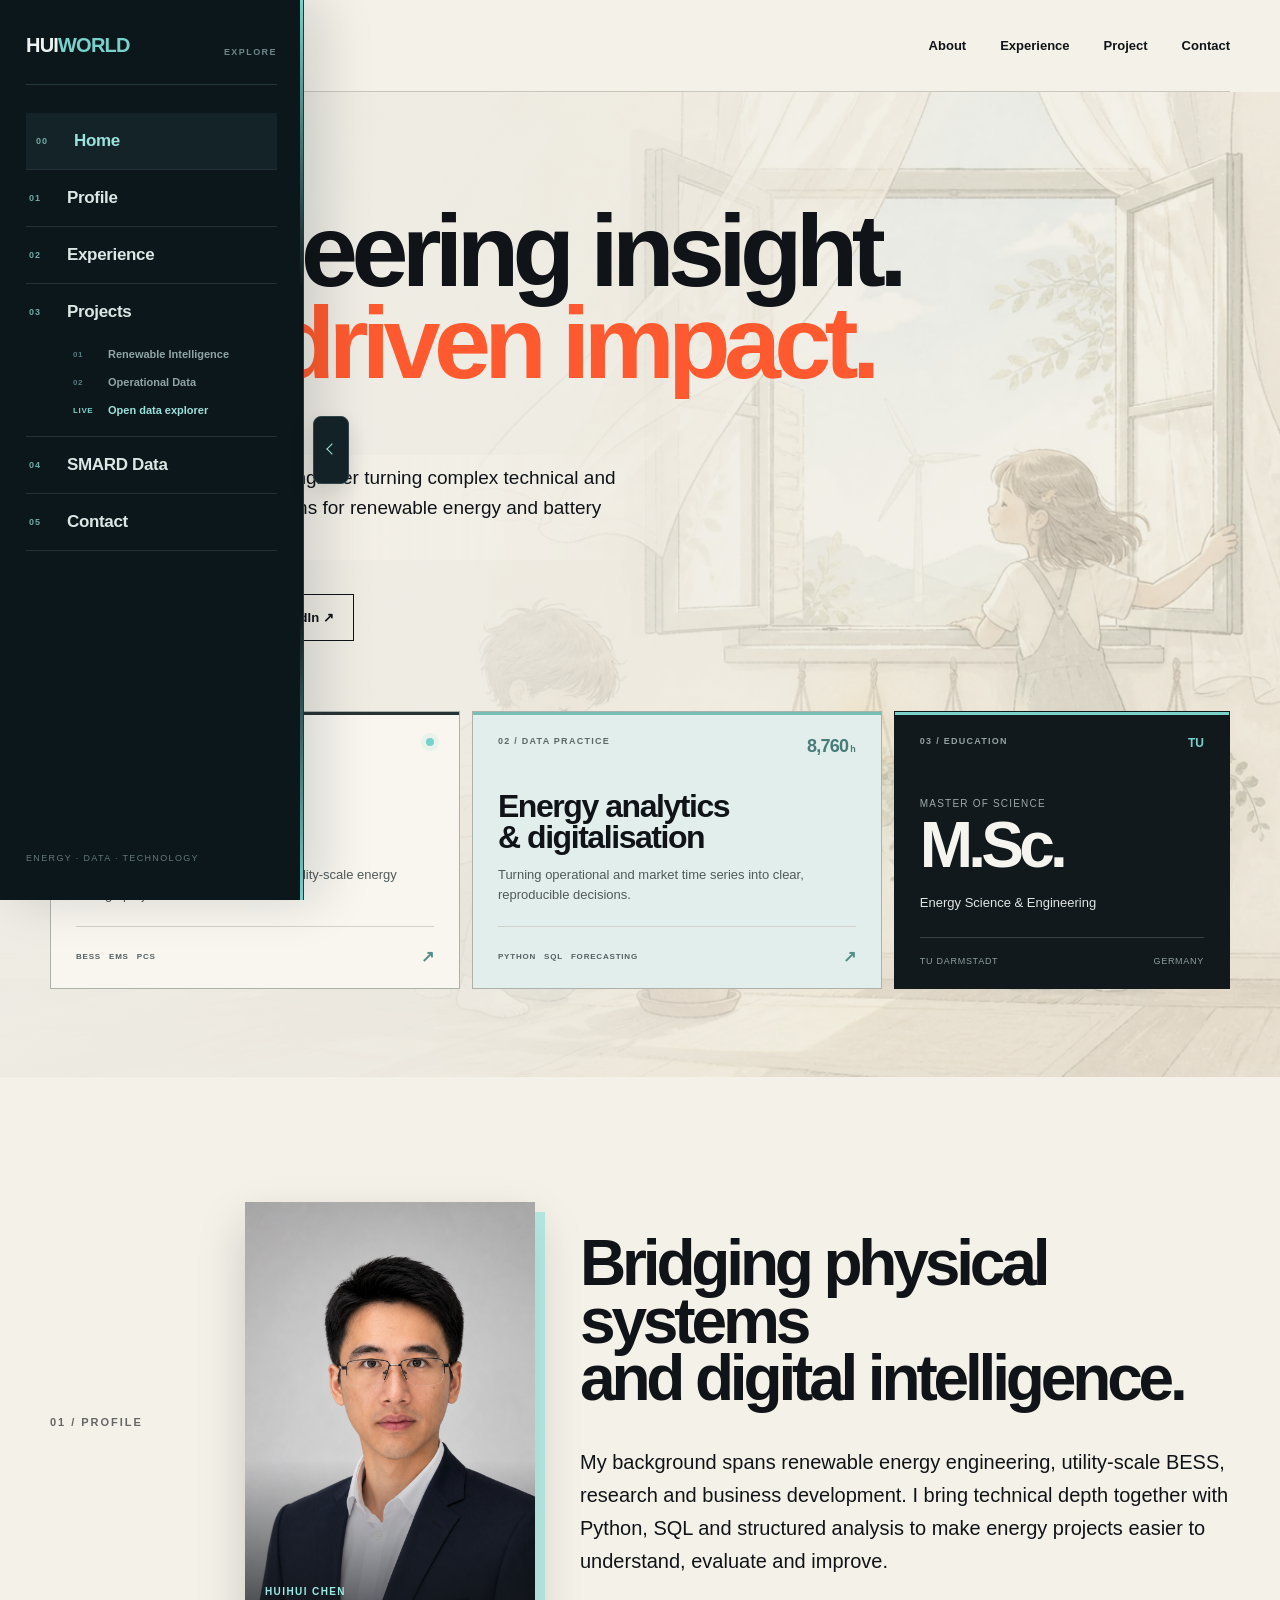
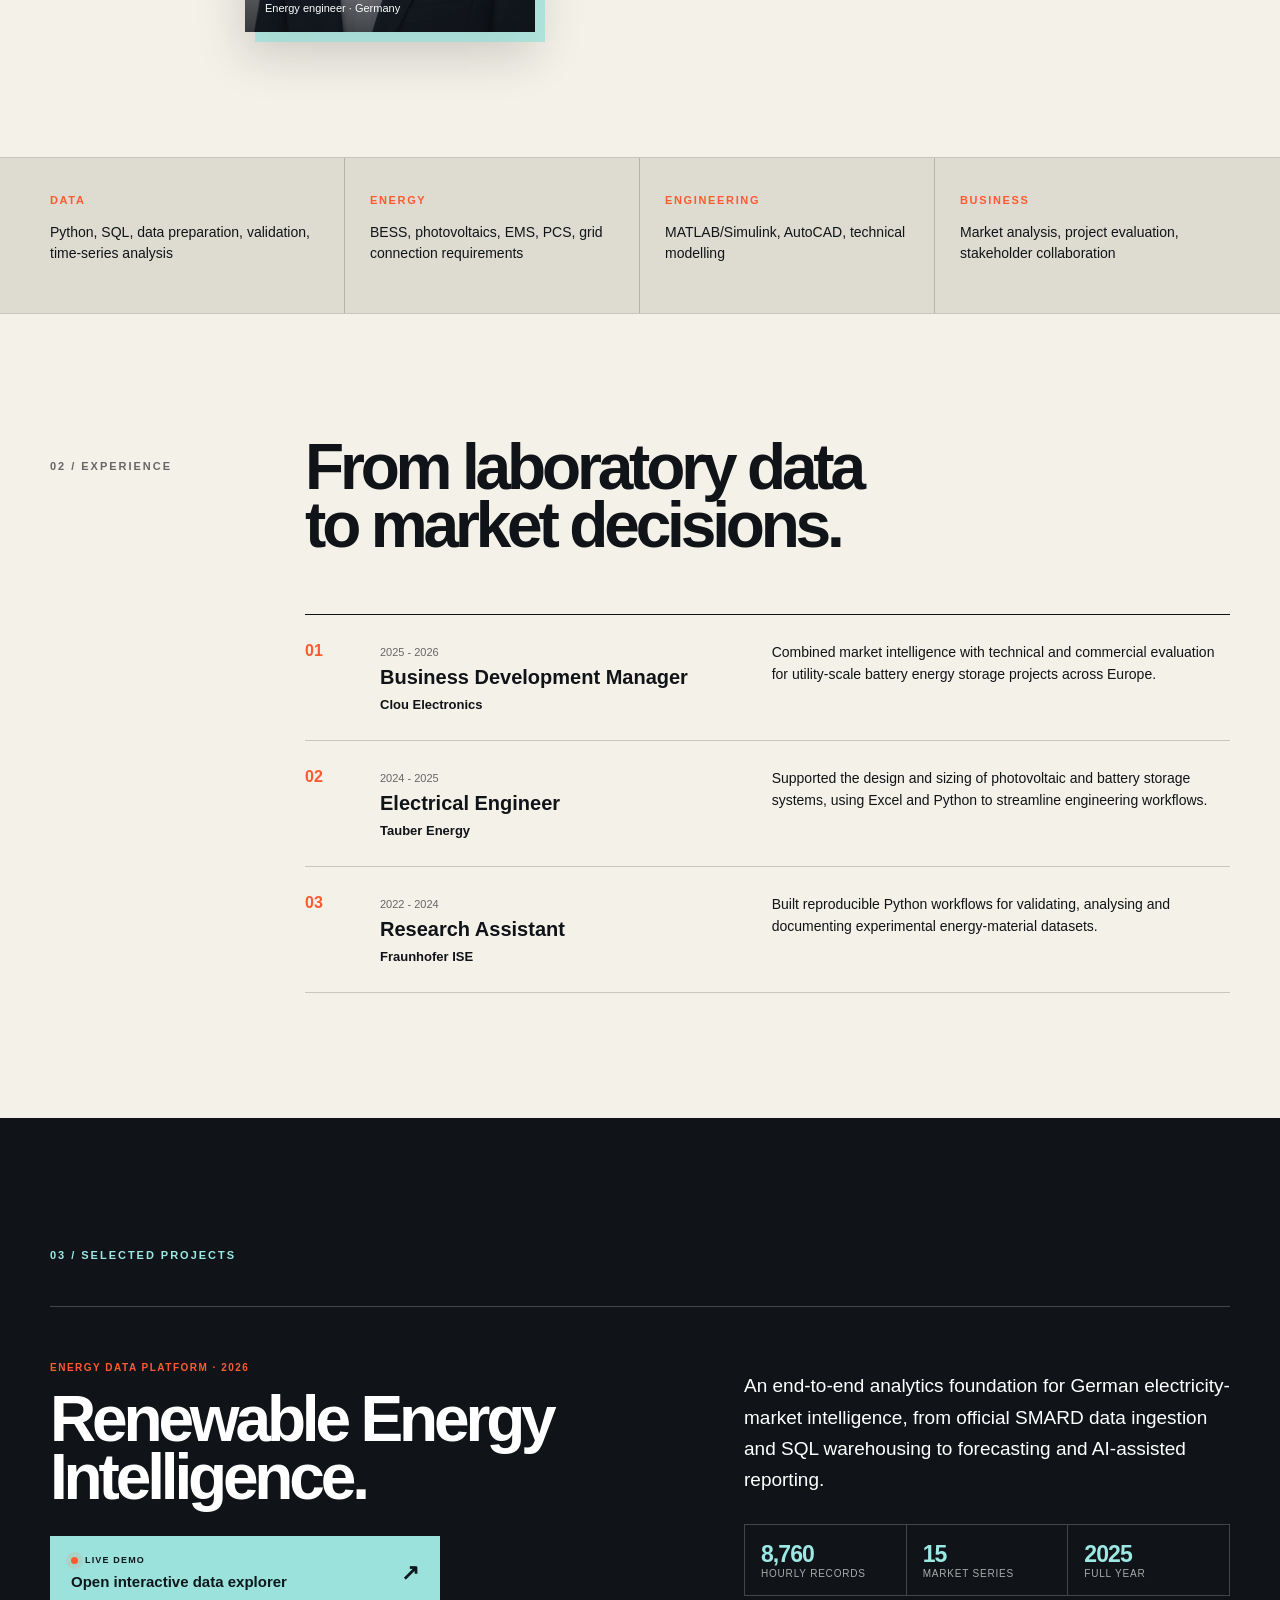
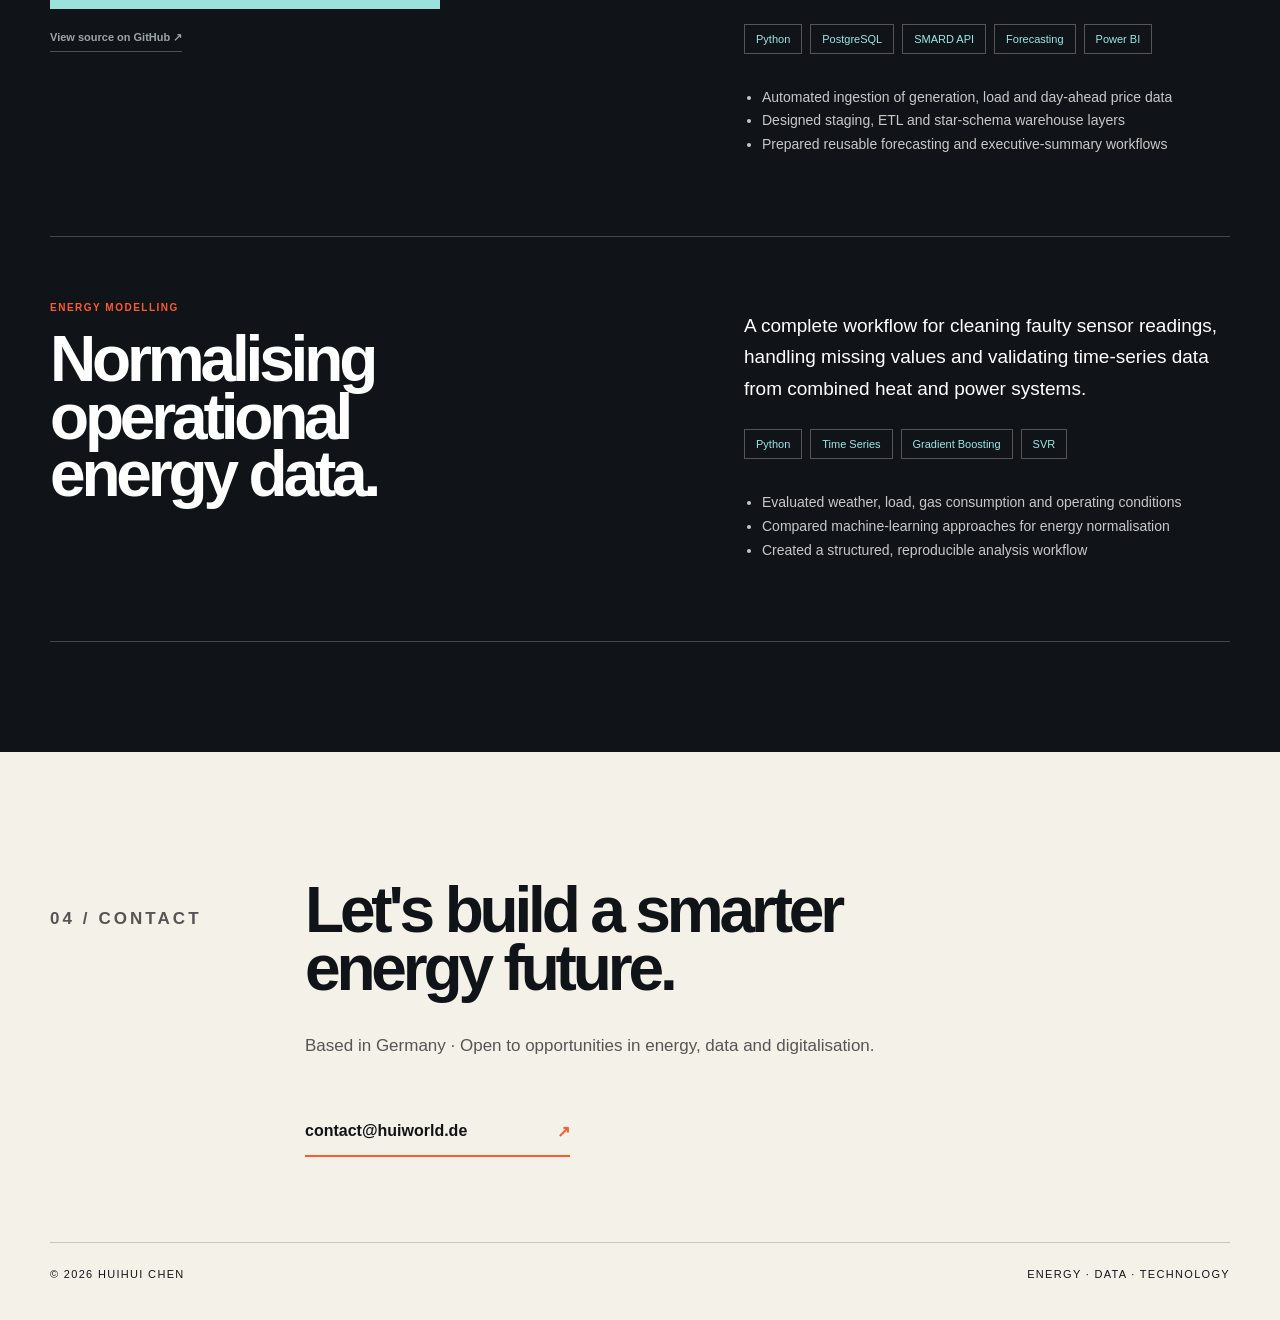
<file: index.html>
<!doctype html>
<html lang="en">
<head>
  <meta charset="utf-8">
  <meta name="viewport" content="width=device-width,initial-scale=1">
  <meta name="description" content="Huihui Chen - Energy engineer working across battery storage, data analytics and digitalisation.">
  <title>HuiWorld | Huihui Chen</title>
  <link rel="preload" as="image" href="assets/hero-children-garden.webp" type="image/webp">
  <link rel="stylesheet" href="styles.css?v=14">
  <link rel="stylesheet" href="portrait.css?v=9">
  <script src="script.js?v=11" defer></script>
</head>
<body>
  <div class="cursor-glow" aria-hidden="true"></div>
  <div class="side-nav-backdrop" data-side-close aria-hidden="true"></div>
  <aside class="side-nav is-open" id="side-nav" aria-label="Main navigation">
    <div class="side-nav-head"><a class="side-brand" href="#top">HUI<span>WORLD</span></a><small>EXPLORE</small></div>
    <nav class="side-links">
      <a href="#top"><span>00</span>Home</a>
      <a href="#about"><span>01</span>Profile</a>
      <a href="#experience"><span>02</span>Experience</a>
      <div class="side-project-group"><a class="side-project-parent" href="#project"><span>03</span>Projects</a><div class="side-project-list"><a href="#renewable-intelligence"><i>01</i>Renewable Intelligence</a><a href="#operational-normalisation"><i>02</i>Operational Data</a><a class="demo-shortcut" href="smard.html"><i>LIVE</i>Open data explorer</a></div></div>
      <a href="smard.html"><span>04</span>SMARD Data</a>
      <a href="mailto:contact@huiworld.de"><span>05</span>Contact</a>
    </nav>
    <p class="side-caption">Energy · Data · Technology</p>
    <button class="side-toggle" type="button" aria-controls="side-nav" aria-expanded="true" aria-label="Close navigation"><span class="nav-chevron" aria-hidden="true"></span></button>
  </aside>
  <nav class="nav shell"><a class="brand" href="#top">HUI<span>WORLD</span></a><div class="navlinks"><a href="#about">About</a><a href="#experience">Experience</a><a href="#project">Project</a><a href="mailto:contact@huiworld.de">Contact</a></div></nav>
  <main>
    <section class="hero shell" id="top">
      <div class="eyebrow"><i></i> Energy systems meet data</div>
      <h1>Engineering insight.<br><em>Data-driven impact.</em></h1>
      <p class="role-line">I work across <strong id="dynamic-role">Battery Intelligence</strong><span class="caret">|</span></p>
      <p class="lede">I'm Huihui Chen, an energy engineer turning complex technical and market data into clear decisions for renewable energy and battery storage projects.</p>
      <div class="actions"><a class="button primary" href="#experience">Explore my work <span>↘</span></a><a class="button secondary" href="https://linkedin.com/in/willi-chen" target="_blank" rel="noreferrer">LinkedIn ↗</a></div>
      <div class="hero-grid">
        <article class="capability-card tilt"><div class="card-top"><small>01 / ENERGY SYSTEMS</small><i class="status-dot"></i></div><h3>Battery systems<br>intelligence</h3><p>Technical and commercial insight for utility-scale energy storage projects.</p><div class="card-footer"><span>BESS</span><span>EMS</span><span>PCS</span><b>↗</b></div></article>
        <article class="capability-card analytics-card tilt"><div class="card-top"><small>02 / DATA PRACTICE</small><span class="data-mark">8,760<em>h</em></span></div><h3>Energy analytics<br>&amp; digitalisation</h3><p>Turning operational and market time series into clear, reproducible decisions.</p><div class="card-footer"><span>PYTHON</span><span>SQL</span><span>FORECASTING</span><b>↗</b></div></article>
        <article class="capability-card education-card tilt"><div class="card-top"><small>03 / EDUCATION</small><span class="degree-year">TU</span></div><div class="degree"><span>Master of Science</span><strong>M.Sc.</strong></div><p>Energy Science &amp; Engineering</p><div class="education-meta"><span>TU Darmstadt</span><span>Germany</span></div></article>
      </div>
    </section>
    <section class="section shell reveal" id="about"><p class="section-no">01 / PROFILE</p><figure class="portrait-card"><img src="assets/huihui-chen.png" alt="Portrait of Huihui Chen"><figcaption><small>HUIHUI CHEN</small><span>Energy engineer · Germany</span></figcaption></figure><div><h2>Bridging physical systems<br>and digital intelligence.</h2><p class="large">My background spans renewable energy engineering, utility-scale BESS, research and business development. I bring technical depth together with Python, SQL and structured analysis to make energy projects easier to understand, evaluate and improve.</p></div></section>
    <section class="skill-band"><div class="shell skill-grid">
      <article class="reveal"><span>Data</span><p>Python, SQL, data preparation, validation, time-series analysis</p></article>
      <article class="reveal"><span>Energy</span><p>BESS, photovoltaics, EMS, PCS, grid connection requirements</p></article>
      <article class="reveal"><span>Engineering</span><p>MATLAB/Simulink, AutoCAD, technical modelling</p></article>
      <article class="reveal"><span>Business</span><p>Market analysis, project evaluation, stakeholder collaboration</p></article>
    </div></section>
    <section class="section shell reveal" id="experience"><p class="section-no">02 / EXPERIENCE</p><div><h2>From laboratory data<br>to market decisions.</h2><div class="timeline">
      <article><span class="index">01</span><div><small>2025 - 2026</small><h3>Business Development Manager</h3><b>Clou Electronics</b></div><p>Combined market intelligence with technical and commercial evaluation for utility-scale battery energy storage projects across Europe.</p></article>
      <article><span class="index">02</span><div><small>2024 - 2025</small><h3>Electrical Engineer</h3><b>Tauber Energy</b></div><p>Supported the design and sizing of photovoltaic and battery storage systems, using Excel and Python to streamline engineering workflows.</p></article>
      <article><span class="index">03</span><div><small>2022 - 2024</small><h3>Research Assistant</h3><b>Fraunhofer ISE</b></div><p>Built reproducible Python workflows for validating, analysing and documenting experimental energy-material datasets.</p></article>
    </div></div></section>
    <section class="project" id="project"><div class="shell reveal"><p class="section-no light">03 / SELECTED PROJECTS</p><div class="project-list">
      <article class="project-entry featured" id="renewable-intelligence"><div class="project-heading"><small>ENERGY DATA PLATFORM · 2026</small><h2>Renewable Energy<br>Intelligence.</h2><a class="live-demo-button" href="smard.html"><span class="live-status"><i></i>LIVE DEMO</span><strong>Open interactive data explorer</strong><b>↗</b></a><a class="source-link" href="https://github.com/acereisen/renewable-energy-intelligence" target="_blank" rel="noreferrer">View source on GitHub ↗</a></div><div class="project-copy"><p>An end-to-end analytics foundation for German electricity-market intelligence, from official SMARD data ingestion and SQL warehousing to forecasting and AI-assisted reporting.</p><div class="project-metrics"><span><strong>8,760</strong>hourly records</span><span><strong>15</strong>market series</span><span><strong>2025</strong>full year</span></div><div class="tags"><span>Python</span><span>PostgreSQL</span><span>SMARD API</span><span>Forecasting</span><span>Power BI</span></div><ul><li>Automated ingestion of generation, load and day-ahead price data</li><li>Designed staging, ETL and star-schema warehouse layers</li><li>Prepared reusable forecasting and executive-summary workflows</li></ul></div></article>
      <article class="project-entry" id="operational-normalisation"><div class="project-heading"><small>ENERGY MODELLING</small><h2>Normalising operational<br>energy data.</h2></div><div class="project-copy"><p>A complete workflow for cleaning faulty sensor readings, handling missing values and validating time-series data from combined heat and power systems.</p><div class="tags"><span>Python</span><span>Time Series</span><span>Gradient Boosting</span><span>SVR</span></div><ul><li>Evaluated weather, load, gas consumption and operating conditions</li><li>Compared machine-learning approaches for energy normalisation</li><li>Created a structured, reproducible analysis workflow</li></ul></div></article>
    </div></div></section>
    <section class="contact shell reveal"><p class="section-no">04 / CONTACT</p><div><h2>Let's build a smarter<br>energy future.</h2><p>Based in Germany · Open to opportunities in energy, data and digitalisation.</p><a class="mail" href="mailto:contact@huiworld.de">contact@huiworld.de <span>↗</span></a></div></section>
  </main>
  <footer class="shell"><span>© 2026 Huihui Chen</span><span>Energy · Data · Technology</span></footer>
</body>
</html>
</file>
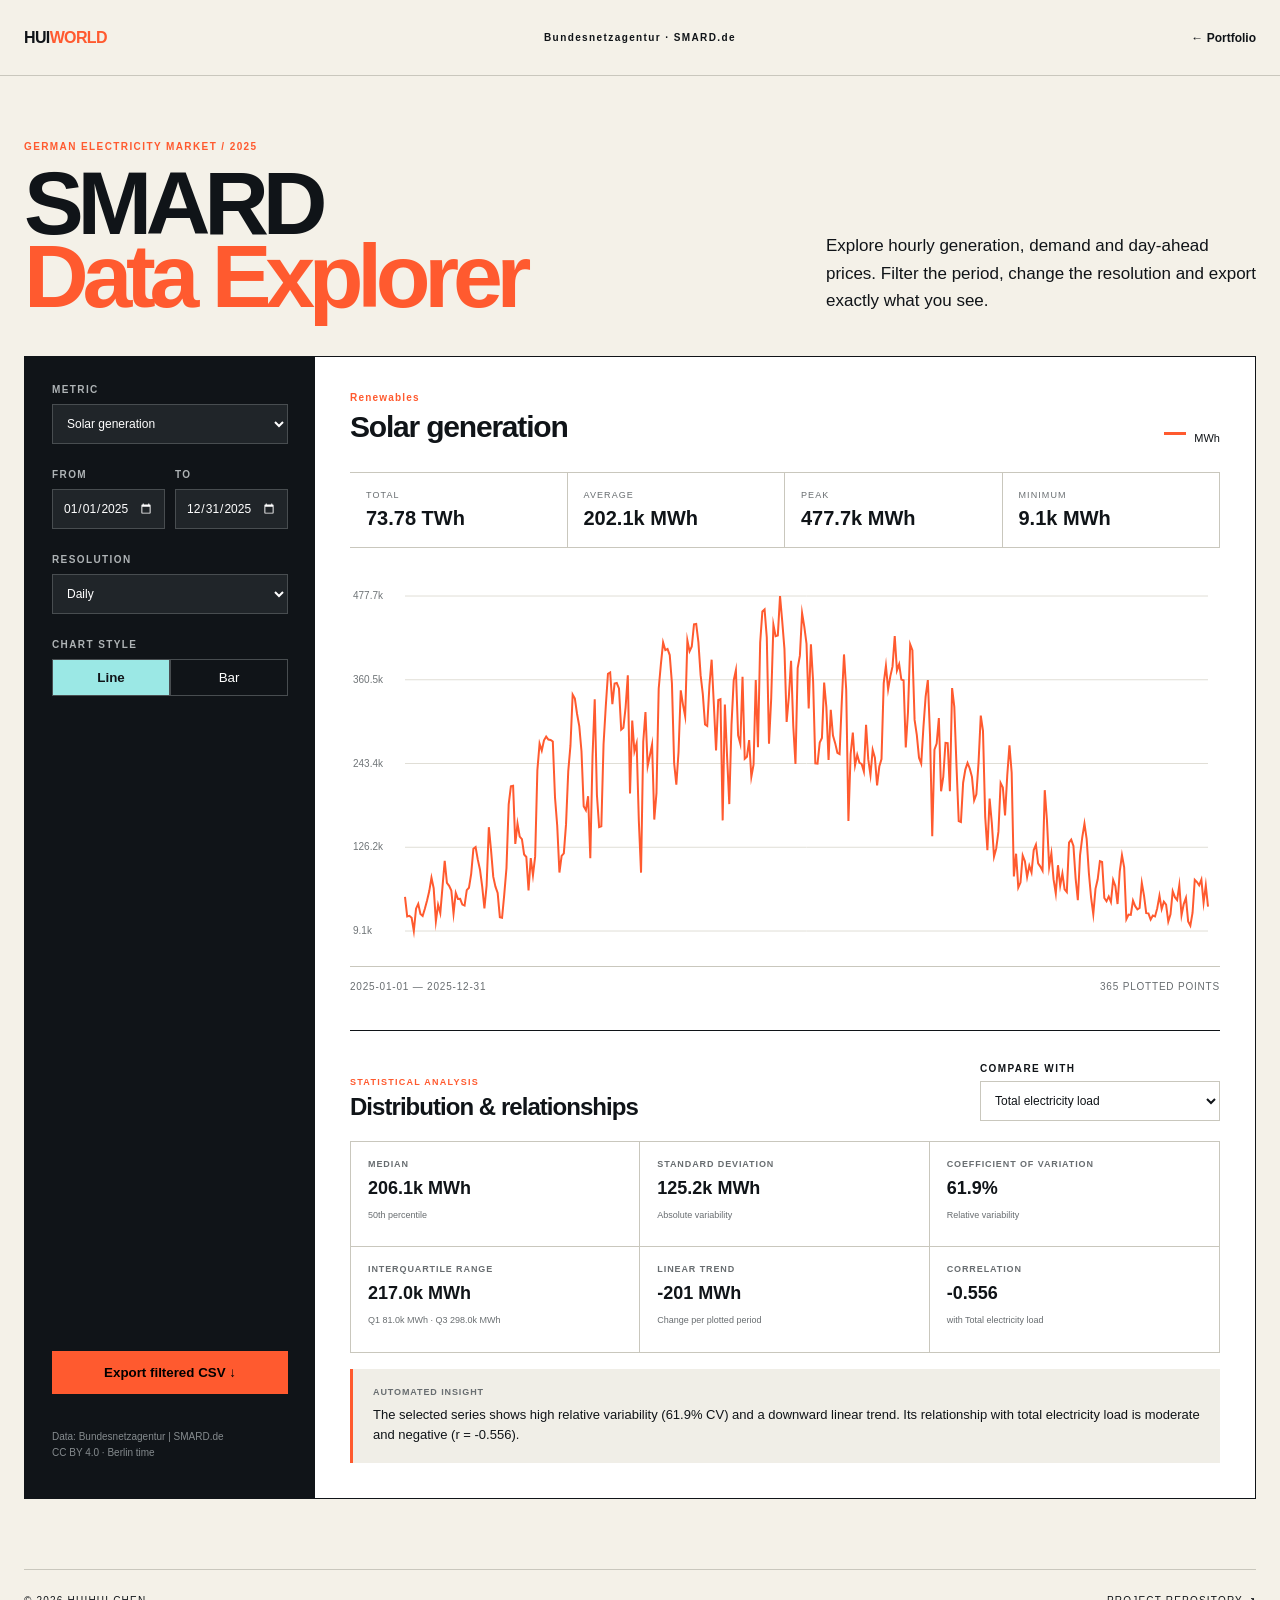
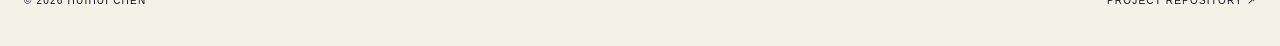
<file: smard.html>
<!doctype html><html lang="en"><head><meta charset="utf-8"><meta name="viewport" content="width=device-width,initial-scale=1"><meta name="description" content="Interactive German electricity data from SMARD."><title>SMARD Data Explorer | HuiWorld</title><link rel="stylesheet" href="smard.css"><script src="smard.js" defer></script></head><body>
<header class="topbar"><a class="brand" href="index.html">HUI<span>WORLD</span></a><span class="source">Bundesnetzagentur · SMARD.de</span><a class="back" href="index.html#project">← Portfolio</a></header>
<main><section class="intro"><div><p class="eyebrow">GERMAN ELECTRICITY MARKET / 2025</p><h1>SMARD<br><em>Data Explorer</em></h1></div><p>Explore hourly generation, demand and day-ahead prices. Filter the period, change the resolution and export exactly what you see.</p></section>
<section class="workspace" aria-busy="true"><aside class="controls"><div class="control"><label for="metric">Metric</label><select id="metric"></select></div><div class="date-grid"><div class="control"><label for="start">From</label><input id="start" type="date" value="2025-01-01"></div><div class="control"><label for="end">To</label><input id="end" type="date" value="2025-12-31"></div></div><div class="control"><label for="aggregation">Resolution</label><select id="aggregation"><option value="hour">Hourly</option><option value="day" selected>Daily</option><option value="month">Monthly</option></select></div><div class="control"><span class="label">Chart style</span><div class="segmented"><button class="active" data-chart="line">Line</button><button data-chart="bar">Bar</button></div></div><button id="download" class="download">Export filtered CSV ↓</button><p class="license">Data: Bundesnetzagentur | SMARD.de<br>CC BY 4.0 · Berlin time</p></aside>
<div class="visual"><div id="loading" class="loading">Loading 8,760 hourly records…</div><div id="error" class="error" hidden>Data could not be loaded. Please refresh.</div><div id="dashboard" hidden><div class="chart-head"><div><p id="metric-kicker"></p><h2 id="metric-title"></h2></div><div class="legend"><i></i><span id="unit-label"></span></div></div><div class="stats"><article><span>Total</span><strong id="total">—</strong></article><article><span>Average</span><strong id="average">—</strong></article><article><span>Peak</span><strong id="peak">—</strong></article><article><span>Minimum</span><strong id="minimum">—</strong></article></div><div class="canvas-wrap"><canvas id="chart" role="img" aria-label="SMARD time-series chart"></canvas><div id="tooltip" class="tooltip" hidden></div></div><div class="range"><span id="range-label"></span><span id="points-label"></span></div><section class="analysis"><div class="analysis-head"><div><p>STATISTICAL ANALYSIS</p><h3>Distribution &amp; relationships</h3></div><div class="compare"><label for="compare-metric">Compare with</label><select id="compare-metric"></select></div></div><div class="analysis-grid"><article><span>Median</span><strong id="stat-median">—</strong><small>50th percentile</small></article><article><span>Standard deviation</span><strong id="stat-std">—</strong><small>Absolute variability</small></article><article><span>Coefficient of variation</span><strong id="stat-cv">—</strong><small>Relative variability</small></article><article><span>Interquartile range</span><strong id="stat-iqr">—</strong><small id="stat-quartiles">25th–75th percentile</small></article><article><span>Linear trend</span><strong id="stat-trend">—</strong><small>Change per plotted period</small></article><article><span>Correlation</span><strong id="stat-correlation">—</strong><small id="correlation-label">Pearson coefficient</small></article></div><div class="insight"><span>AUTOMATED INSIGHT</span><p id="analysis-insight">Select a metric to calculate an interpretation.</p></div></section></div></div></section></main>
<footer><span>© 2026 Huihui Chen</span><a href="https://github.com/acereisen/renewable-energy-intelligence" target="_blank" rel="noreferrer">Project repository ↗</a></footer></body></html>
</file>
<file: styles.css>
:root{--ink:#101418;--paper:#f4f1e8;--orange:#ff5a2f;--cyan:#9be8e5;--line:#c9c7bd}*{box-sizing:border-box}html{scroll-behavior:smooth}body{margin:0;background:var(--paper);color:var(--ink);font-family:Arial,Helvetica,sans-serif;overflow-x:hidden}a{color:inherit;text-decoration:none}.shell{width:min(1180px,calc(100% - 48px));margin:auto}.cursor-glow{position:fixed;z-index:-1;width:360px;height:360px;border-radius:50%;background:radial-gradient(circle,#9be8e555,transparent 68%);pointer-events:none;transition:transform .08s linear}.nav{height:92px;display:flex;align-items:center;justify-content:space-between;border-bottom:1px solid var(--line)}.brand{font-size:20px;font-weight:900;letter-spacing:-.04em}.brand span{color:var(--orange)}.navlinks{display:flex;gap:34px;font-size:13px;font-weight:700}.navlinks a{position:relative}.navlinks a:after{content:"";position:absolute;left:0;right:100%;bottom:-5px;height:2px;background:var(--orange);transition:right .25s}.navlinks a:hover:after{right:0}.hero{padding:76px 0 88px}.eyebrow,.section-no{font-size:11px;font-weight:800;letter-spacing:.18em;text-transform:uppercase}.eyebrow{display:flex;align-items:center;gap:10px}.eyebrow i{width:9px;height:9px;background:var(--orange);border-radius:50%;animation:pulse 1.6s infinite}.hero h1,.section h2,.project h2,.contact h2{margin:25px 0;font-size:clamp(52px,8vw,108px);line-height:.9;letter-spacing:-.065em;font-weight:800}.hero h1 em{color:var(--orange);font-style:normal}.role-line{font-size:15px;margin-top:30px}.role-line strong{display:inline-block;color:#087e80;transition:opacity .28s,transform .28s}.role-line strong.swap{opacity:0;transform:translateY(8px)}.caret{color:var(--orange);animation:blink .8s steps(1) infinite}.lede{max-width:620px;font-size:19px;line-height:1.55}.actions{display:flex;gap:12px;margin:34px 0 70px}.button{padding:15px 19px;border:1px solid var(--ink);font-size:13px;font-weight:800;transition:transform .2s,box-shadow .2s}.button:hover{transform:translateY(-3px);box-shadow:5px 5px 0 var(--orange)}.button.primary{background:var(--ink);color:white}.button span{color:var(--orange);margin-left:25px}.hero-grid{display:grid;grid-template-columns:1.1fr 1.1fr .8fr;gap:14px}.signal-card,.metric-card{min-height:235px;padding:22px;border:1px solid var(--ink);position:relative;overflow:hidden;transition:transform .18s ease}.signal-card{background:var(--orange)}.signal-card.cyan{background:var(--cyan)}.signal-card small,.metric-card small{font-size:10px;font-weight:800;letter-spacing:.12em}.signal-card strong{display:block;margin-top:22px;font-size:35px;line-height:.95;letter-spacing:-.04em}.bars{position:absolute;bottom:0;right:15px;display:flex;align-items:end;gap:8px}.bars b{width:19px;background:var(--ink);animation:bars 2.4s ease-in-out infinite alternate}.bars b:nth-child(1){height:34px}.bars b:nth-child(2){height:66px;animation-delay:.2s}.bars b:nth-child(3){height:48px;animation-delay:.4s}.bars b:nth-child(4){height:92px;animation-delay:.1s}.bars b:nth-child(5){height:115px;animation-delay:.3s}.bars b:nth-child(6){height:78px;animation-delay:.5s}.orbit{position:absolute;width:155px;height:155px;border:1px solid var(--ink);border-radius:50%;right:-15px;bottom:-20px;animation:spin 10s linear infinite}.orbit i{position:absolute;border:1px solid var(--ink);border-radius:50%;inset:25px}.orbit i:nth-child(2){inset:48px}.orbit i:nth-child(3){inset:69px;background:var(--ink)}.metric-card{background:var(--ink);color:white;display:flex;flex-direction:column;justify-content:space-between}.metric-card strong{font-size:65px;color:var(--cyan);letter-spacing:-.08em}.metric-card span{font-size:13px;line-height:1.5}.section{padding:125px 0;display:grid;grid-template-columns:200px 1fr;gap:55px}.section-no{padding-top:10px;color:#666}.section h2,.project h2,.contact h2{font-size:clamp(42px,5vw,70px);margin:0 0 38px}.large{max-width:730px;font-size:20px;line-height:1.65}.skill-band{background:#dedbd1;border-block:1px solid var(--line)}.skill-grid{display:grid;grid-template-columns:repeat(4,1fr)}.skill-grid article{padding:32px 25px 34px 0;border-right:1px solid #b6b3aa}.skill-grid article:not(:first-child){padding-left:25px}.skill-grid article:last-child{border:0}.skill-grid span{font-size:11px;color:var(--orange);font-weight:900;text-transform:uppercase;letter-spacing:.15em}.skill-grid p{line-height:1.55;font-size:14px}.timeline{margin-top:60px;border-top:1px solid var(--ink)}.timeline article{display:grid;grid-template-columns:50px 1fr 1.25fr;gap:25px;padding:27px 0;border-bottom:1px solid var(--line);transition:padding-left .25s,background .25s}.timeline article:hover{padding-left:14px;background:#ffffff55}.index{color:var(--orange);font-weight:900}.timeline small{font-size:11px;color:#666}.timeline h3{font-size:20px;margin:6px 0}.timeline b{font-size:13px}.timeline p{margin:0;line-height:1.55;font-size:14px}.project{background:var(--ink);color:white;padding:110px 0}.project-inner{display:grid;grid-template-columns:1.1fr .9fr;gap:100px}.section-no.light{color:var(--cyan)}.project-copy>p{font-size:19px;line-height:1.65;margin:45px 0 25px}.tags{display:flex;flex-wrap:wrap;gap:8px}.tags span{border:1px solid #555;padding:8px 11px;font-size:11px;color:var(--cyan);transition:.2s}.tags span:hover{background:var(--cyan);color:var(--ink);border-color:var(--cyan)}.project ul{padding-left:18px;margin-top:32px;color:#c8c8c8;line-height:1.7;font-size:14px}.contact{padding:130px 0 85px;display:grid;grid-template-columns:200px 1fr;gap:55px}.contact p{font-size:17px;color:#555}.mail{display:inline-flex;justify-content:space-between;gap:90px;margin-top:35px;padding:14px 0;border-bottom:2px solid var(--orange);font-weight:800}.mail span{color:var(--orange)}footer{padding:25px 0 40px;border-top:1px solid var(--line);display:flex;justify-content:space-between;font-size:11px;text-transform:uppercase;letter-spacing:.12em}.reveal{opacity:0;transform:translateY(36px);transition:opacity .7s,transform .7s}.reveal.visible{opacity:1;transform:none}@keyframes pulse{50%{box-shadow:0 0 0 8px #ff5a2f22}}@keyframes blink{50%{opacity:0}}@keyframes spin{to{transform:rotate(360deg)}}@keyframes bars{to{transform:scaleY(.55);transform-origin:bottom}}@media(max-width:760px){.shell{width:min(100% - 30px,1180px)}.nav{height:72px}.navlinks{gap:15px}.navlinks a:nth-child(2),.navlinks a:nth-child(3){display:none}.hero{padding-top:55px}.hero-grid{grid-template-columns:1fr}.metric-card{min-height:200px}.section,.contact{grid-template-columns:1fr;gap:25px;padding:85px 0}.skill-grid{grid-template-columns:1fr 1fr}.skill-grid article{border-bottom:1px solid #b6b3aa}.timeline article{grid-template-columns:35px 1fr}.timeline article>p{grid-column:2}.project-inner{grid-template-columns:1fr;gap:20px}.project{padding:85px 0}.actions{flex-direction:column;align-items:flex-start}.contact .mail{gap:25px}footer{gap:20px}.cursor-glow{display:none}}@media(prefers-reduced-motion:reduce){html{scroll-behavior:auto}*,*:before,*:after{animation:none!important;transition:none!important}.reveal{opacity:1;transform:none}}
/* Selected-project portfolio grid */
.secondary-link{margin-top:10px;border-color:#555;color:#aaa}
.project-list{margin-top:45px;border-top:1px solid #41464a}.project-entry{display:grid;grid-template-columns:1.1fr .9fr;gap:100px;padding:65px 0;border-bottom:1px solid #41464a}.project-entry.featured{padding-top:55px}.project-heading small{display:block;margin-bottom:18px;color:var(--orange);font-size:10px;font-weight:800;letter-spacing:.15em}.project-heading h2{margin-bottom:28px}.project-link{display:inline-flex;gap:38px;padding:12px 0;border-bottom:2px solid var(--orange);font-size:12px;font-weight:800}.project-link span{color:var(--orange)}.project-entry .project-copy>p{margin-top:8px}.project-metrics{display:grid;grid-template-columns:repeat(3,1fr);gap:1px;margin:28px 0;background:#41464a;border:1px solid #41464a}.project-metrics span{display:flex;flex-direction:column;padding:16px;background:var(--ink);color:#aaa;font-size:10px;text-transform:uppercase;letter-spacing:.08em}.project-metrics strong{color:var(--cyan);font-size:23px;letter-spacing:-.04em}@media(max-width:760px){.project-entry{grid-template-columns:1fr;gap:20px;padding:50px 0}.project-metrics{grid-template-columns:repeat(3,1fr)}}@media(max-width:480px){.project-metrics{grid-template-columns:1fr}}
/* Collapsible left navigation */
.side-nav-backdrop{position:fixed;inset:0;z-index:80;background:#10141833;opacity:0;visibility:hidden;transition:opacity .35s,visibility .35s}.side-nav{position:fixed;inset:0 auto 0 0;z-index:90;width:min(330px,84vw);padding:34px 27px 28px;background:var(--ink);color:white;display:flex;flex-direction:column;box-shadow:12px 0 35px #10141820;transform:translateX(calc(-100% + 18px));transition:transform .55s cubic-bezier(.77,0,.18,1)}.side-nav.is-open{transform:translateX(0)}.side-nav-head{display:flex;align-items:end;justify-content:space-between;padding-bottom:27px;border-bottom:1px solid #383d40}.side-brand{font-size:20px;font-weight:900;letter-spacing:-.04em}.side-brand span{color:var(--orange)}.side-nav-head small{color:#777e81;font-size:9px;font-weight:800;letter-spacing:.16em}.side-links{display:grid;margin-top:28px}.side-links a{display:grid;grid-template-columns:38px 1fr;align-items:center;padding:18px 3px;border-bottom:1px solid #303538;font-size:18px;font-weight:800;letter-spacing:-.02em;transition:padding-left .2s,color .2s,background .2s}.side-links a span{color:var(--orange);font-size:9px;letter-spacing:.12em}.side-links a:hover,.side-links a.active{padding-left:10px;color:var(--cyan);background:#ffffff05}.side-caption{margin-top:auto;color:#777e81;font-size:9px;text-transform:uppercase;letter-spacing:.15em}.side-toggle{position:absolute;left:100%;top:50%;width:48px;height:48px;display:grid;place-items:center;transform:translate(-1px,-50%);border:1px solid var(--ink);border-left:0;border-radius:0 50% 50% 0;background:var(--orange);color:var(--ink);font-size:20px;font-weight:900;cursor:pointer;box-shadow:7px 3px 15px #1014181c}.side-toggle span{transition:transform .45s}.side-nav:not(.is-open) .side-toggle span{transform:rotate(180deg)}.side-toggle:focus-visible{outline:3px solid var(--cyan);outline-offset:3px}@media(max-width:760px){.side-nav.is-open+.nav{}.side-nav.is-open~.side-nav-backdrop{opacity:1;visibility:visible}.side-nav-backdrop.is-visible{opacity:1;visibility:visible}}@media(prefers-reduced-motion:reduce){.side-nav{transition:none}}
/* Sidebar visual refresh */
.side-nav{width:min(304px,84vw);padding:34px 26px 28px;background:#0c171b;color:#edf3f1;box-shadow:18px 0 50px #07101424;transform:translateX(-100%);border-right:1px solid #23383d}.side-nav:after{content:"";position:absolute;inset:0 0 0 auto;width:3px;background:linear-gradient(180deg,#78d2cb,transparent 32%,transparent 68%,#78d2cb)}.side-nav.is-open{transform:translateX(0)}.side-nav-head{border-color:#26383d}.side-brand span{color:#78d2cb}.side-nav-head small{color:#6e858a}.side-links a{border-color:#223237;color:#dce6e4;font-size:17px}.side-links a span{color:#6eaaa6}.side-links a:hover,.side-links a.active{padding-left:10px;color:#9ce2dc;background:#132328}.side-caption{color:#63777b}.side-toggle{left:calc(100% + 14px);top:50%;width:46px;height:46px;transform:translateY(-50%);border:1px solid #23383d;border-radius:50%;background:#f4f1e8;color:#0c171b;box-shadow:0 7px 24px #0710142b;transition:background .2s,transform .2s,box-shadow .2s}.side-toggle:hover{background:#9ce2dc;transform:translateY(-50%) scale(1.06);box-shadow:0 9px 28px #07101438}.side-toggle span,.side-nav:not(.is-open) .side-toggle span{transform:none}.nav-chevron{position:relative;display:block;width:16px;height:16px}.nav-chevron:before{content:"";position:absolute;width:8px;height:8px;left:5px;top:3px;border:solid currentColor;border-width:0 2px 2px 0;transform:rotate(135deg);transition:transform .4s cubic-bezier(.77,0,.18,1)}.side-nav:not(.is-open) .nav-chevron:before{transform:rotate(-45deg)}.side-toggle:focus-visible{outline:3px solid #78d2cb;outline-offset:4px}.side-nav-backdrop{background:#07101442;backdrop-filter:blur(2px)}@media(max-width:760px){.side-toggle{left:calc(100% + 10px);width:43px;height:43px}}
/* Project navigation and live-demo CTA */
.side-project-group{border-bottom:1px solid #223237}.side-project-group>.side-project-parent{border-bottom:0}.side-project-list{display:grid;padding:0 0 12px 41px}.side-project-list a{display:flex;align-items:center;gap:10px;padding:8px 6px;border:0;color:#91a4a7;font-size:11px;font-weight:700;letter-spacing:0}.side-project-list a:hover{padding-left:10px;color:#9ce2dc;background:transparent}.side-project-list i{min-width:25px;color:#577b7e;font-size:8px;font-style:normal;letter-spacing:.08em}.side-project-list .demo-shortcut{color:#9ce2dc}.side-project-list .demo-shortcut i{color:#78d2cb;font-weight:900}.side-toggle{left:calc(100% + 10px);width:36px;height:68px;border-radius:8px;background:#122226;color:#9ce2dc;border-color:#30454a;box-shadow:0 8px 24px #07101424}.side-toggle:hover{background:#1b3035;transform:translateY(-50%) translateX(2px);box-shadow:0 10px 26px #07101430}.nav-chevron:before{left:5px;top:3px;width:7px;height:7px;border-width:0 1.5px 1.5px 0}.live-demo-button{display:grid;grid-template-columns:1fr auto;gap:8px 20px;align-items:center;width:min(390px,100%);margin:30px 0 15px;padding:18px 20px;background:#9ce2dc;color:#0c171b;border:1px solid #9ce2dc;transition:transform .2s,box-shadow .2s,background .2s}.live-demo-button:hover{transform:translateY(-3px);background:#b5eee9;box-shadow:7px 7px 0 #ff5a2f}.live-demo-button .live-status{display:flex;align-items:center;gap:7px;grid-column:1;font-size:9px;font-weight:900;letter-spacing:.13em}.live-status i{width:7px;height:7px;border-radius:50%;background:#ff5a2f;box-shadow:0 0 0 5px #ff5a2f1c;animation:pulse 1.6s infinite}.live-demo-button strong{grid-column:1;font-size:15px}.live-demo-button b{grid-column:2;grid-row:1/3;font-size:22px}.source-link{display:inline-block;padding:7px 0;color:#9ba4a6;border-bottom:1px solid #4b5558;font-size:11px;font-weight:700}.source-link:hover{color:white;border-color:#9ce2dc}.project-entry{scroll-margin-top:35px}@media(max-width:760px){.side-toggle{left:calc(100% + 8px);width:34px;height:60px}.side-project-list{padding-left:38px}.live-demo-button{width:100%}}
/* Refined expertise overview */
.hero-grid{grid-template-columns:1fr 1fr .82fr;gap:12px}.capability-card{min-height:278px;padding:24px 25px 22px;border:1px solid #aeb1aa;background:#f8f6ef;display:flex;flex-direction:column;position:relative;overflow:hidden;transition:transform .18s ease,box-shadow .25s,border-color .25s}.capability-card:before{content:"";position:absolute;left:0;right:0;top:0;height:3px;background:#263337}.capability-card:hover{border-color:#263337;box-shadow:7px 7px 0 #d7d4ca}.card-top{display:flex;align-items:flex-start;justify-content:space-between;min-height:38px}.card-top small{font-size:9px;font-weight:900;letter-spacing:.14em;color:#5f6869}.status-dot{width:8px;height:8px;margin-top:2px;border-radius:50%;background:#78d2cb;box-shadow:0 0 0 5px #78d2cb1f}.capability-card h3{margin:17px 0 12px;font-size:clamp(26px,2.5vw,36px);line-height:.97;letter-spacing:-.045em;text-transform:none}.capability-card>p{max-width:330px;margin:0;color:#51595a;font-size:13px;line-height:1.55}.card-footer{display:flex;align-items:center;gap:8px;margin-top:auto;padding-top:20px;border-top:1px solid #d2d1ca}.card-footer span{font-size:8px;font-weight:900;letter-spacing:.1em;color:#536063}.card-footer b{margin-left:auto;color:#568d8a;font-size:16px}.analytics-card{background:#e2eeeb}.analytics-card:before{background:#78bdb8}.analytics-card:hover{box-shadow:7px 7px 0 #b6d4d0}.data-mark{color:#477c79;font-size:18px;font-weight:900;letter-spacing:-.04em}.data-mark em{margin-left:2px;font-size:9px;font-style:normal;letter-spacing:0}.education-card{background:#12191c;color:#f5f4ee;border-color:#12191c}.education-card:before{background:#78d2cb}.education-card:hover{border-color:#12191c;box-shadow:7px 7px 0 #78d2cb}.education-card .card-top small{color:#93a1a3}.degree-year{color:#78d2cb;font-size:12px;font-weight:900}.degree{margin:24px 0 16px}.degree span{display:block;margin-bottom:4px;color:#9ca8aa;font-size:10px;text-transform:uppercase;letter-spacing:.12em}.degree strong{font-size:clamp(49px,5vw,68px);line-height:1;letter-spacing:-.075em;color:#f5f4ee}.education-card>p{color:#e0e5e4}.education-meta{display:flex;justify-content:space-between;gap:12px;margin-top:auto;padding-top:18px;border-top:1px solid #344044;color:#8fa0a2;font-size:9px;text-transform:uppercase;letter-spacing:.08em}@media(max-width:760px){.hero-grid{grid-template-columns:1fr}.capability-card{min-height:250px}.capability-card h3{font-size:32px}}
/* Animated editorial hero illustration */
.hero{position:relative;isolation:isolate}.hero:before{content:"";position:absolute;z-index:-2;inset:0 -7vw 0 -7vw;background-image:linear-gradient(90deg,rgba(244,241,232,.97) 0%,rgba(244,241,232,.88) 34%,rgba(244,241,232,.34) 66%,rgba(244,241,232,.12) 100%),url("assets/hero-children-garden.png");background-repeat:no-repeat;background-position:center right;background-size:cover;opacity:.62;filter:saturate(.72) contrast(.92);transform-origin:center right;animation:hero-breeze 14s ease-in-out infinite alternate;pointer-events:none}.hero:after{content:"";position:absolute;z-index:-1;width:150px;height:150px;right:25%;top:57%;border-radius:50%;background:radial-gradient(circle,#f0c95526 0%,#f0c9550d 34%,transparent 70%);animation:sun-breathe 4.8s ease-in-out infinite;pointer-events:none}.hero>.eyebrow,.hero>h1,.hero>.role-line,.hero>.lede,.hero>.actions{position:relative;z-index:1}.hero .lede{padding:8px 12px 8px 0;background:linear-gradient(90deg,rgba(244,241,232,.82),rgba(244,241,232,.5) 72%,transparent)}@keyframes hero-breeze{0%{transform:translate3d(0,0,0) scale(1.01);background-position:100% 50%}100%{transform:translate3d(-7px,-2px,0) scale(1.025);background-position:98% 48%}}@keyframes sun-breathe{0%,100%{opacity:.38;transform:scale(.86)}50%{opacity:.72;transform:scale(1.08)}}@media(max-width:900px){.hero:before{inset:0 -20px;background-position:67% center;opacity:.38}.hero:after{right:11%;top:61%}}@media(max-width:600px){.hero:before{background-image:linear-gradient(180deg,rgba(244,241,232,.92) 0%,rgba(244,241,232,.72) 55%,rgba(244,241,232,.38) 100%),url("assets/hero-children-garden.png");background-position:64% center;opacity:.34}.hero:after{display:none}}@media(prefers-reduced-motion:reduce){.hero:before,.hero:after{animation:none}}
.hero:before{background-image:linear-gradient(90deg,rgba(244,241,232,.97) 0%,rgba(244,241,232,.88) 34%,rgba(244,241,232,.34) 66%,rgba(244,241,232,.12) 100%),url("assets/hero-children-garden.webp")}@media(max-width:600px){.hero:before{background-image:linear-gradient(180deg,rgba(244,241,232,.92) 0%,rgba(244,241,232,.72) 55%,rgba(244,241,232,.38) 100%),url("assets/hero-children-garden.webp")}}
</file>
<file: portrait.css>
.portrait-card {
  min-height: 430px;
  margin: 0;
  position: relative;
  overflow: hidden;
  background: #dbe8e6;
  box-shadow:
    10px 10px 0 rgba(143, 224, 220, .62),
    0 22px 45px rgba(16, 20, 24, .18),
    inset 0 0 0 1px rgba(255, 255, 255, .72);
}

.portrait-card img {
  width: 100%;
  height: 100%;
  position: absolute;
  inset: 0;
  object-fit: cover;
  object-position: 50% 25%;
  filter: saturate(.92) contrast(1.02);
}

.portrait-card::after {
  content: "";
  position: absolute;
  inset: 60% 0 0;
  background: linear-gradient(transparent, rgba(16, 20, 24, .78));
}

.portrait-card figcaption {
  position: absolute;
  z-index: 1;
  left: 20px;
  right: 20px;
  bottom: 18px;
  color: white;
  display: flex;
  flex-direction: column;
  gap: 5px;
}

.portrait-card small {
  color: var(--cyan);
  font-size: 10px;
  font-weight: 900;
  letter-spacing: .14em;
}

.portrait-card span {
  font-size: 11px;
}

#about.section {
  grid-template-columns: 150px 290px minmax(0, 1fr);
  gap: 45px;
  align-items: center;
}

#about .large {
  max-width: 650px;
}

@media (max-width: 920px) {
  #about.section {
    grid-template-columns: 130px 240px minmax(0, 1fr);
    gap: 28px;
  }

  .portrait-card {
    min-height: 370px;
  }
}

@media (max-width: 760px) {
  #about.section {
    grid-template-columns: 1fr;
    gap: 28px;
  }

  .portrait-card {
    min-height: 500px;
  }

  .portrait-card img {
    object-position: 50% 22%;
  }
}
</file>
<file: smard.css>
:root{--ink:#101418;--paper:#f4f1e8;--orange:#ff5a2f;--cyan:#9be8e5;--line:#c9c7bd;--muted:#686d70}*{box-sizing:border-box}body{margin:0;background:var(--paper);color:var(--ink);font-family:Arial,Helvetica,sans-serif}a{color:inherit;text-decoration:none}.topbar{height:76px;padding:0 max(24px,calc((100vw - 1320px)/2));display:grid;grid-template-columns:1fr auto 1fr;align-items:center;border-bottom:1px solid var(--line)}.brand{font-weight:900;letter-spacing:-.04em}.brand span{color:var(--orange)}.source{font-size:10px;font-weight:800;letter-spacing:.14em}.back{justify-self:end;font-size:12px;font-weight:800}.intro{width:min(1320px,calc(100% - 48px));margin:auto;padding:55px 0 42px;display:grid;grid-template-columns:1fr 430px;align-items:end;gap:60px}.eyebrow,.label,label{font-size:10px;font-weight:800;letter-spacing:.14em;text-transform:uppercase}.eyebrow{color:var(--orange)}h1{margin:15px 0 0;font-size:clamp(52px,7vw,94px);line-height:.82;letter-spacing:-.07em}h1 em{color:var(--orange);font-style:normal}.intro>p{font-size:17px;line-height:1.6;margin:0}.workspace{width:min(1320px,calc(100% - 48px));min-height:650px;margin:0 auto 70px;display:grid;grid-template-columns:290px 1fr;border:1px solid var(--ink);background:white}.controls{padding:27px;background:var(--ink);color:white;display:flex;flex-direction:column;gap:25px}.control{display:grid;gap:9px}.date-grid{display:grid;grid-template-columns:1fr 1fr;gap:10px}.controls label,.controls .label{color:#aeb3b5}select,input{width:100%;min-width:0;border:1px solid #484d50;background:#202529;color:white;padding:11px 10px;font:inherit;font-size:12px;color-scheme:dark}.segmented{display:grid;grid-template-columns:1fr 1fr}.segmented button{border:1px solid #484d50;background:transparent;color:white;padding:10px;cursor:pointer}.segmented button.active{background:var(--cyan);color:var(--ink);font-weight:800}.download{margin-top:auto;border:0;background:var(--orange);padding:14px;font-weight:900;cursor:pointer}.license{font-size:10px;line-height:1.6;color:#858b8e}.visual{padding:35px;min-width:0}.loading,.error{min-height:500px;display:grid;place-items:center;color:var(--muted);font-size:13px}.chart-head{display:flex;justify-content:space-between;gap:30px;align-items:end}.chart-head p{margin:0 0 7px;color:var(--orange);font-size:10px;font-weight:800;letter-spacing:.12em}.chart-head h2{font-size:30px;letter-spacing:-.04em;margin:0}.legend{display:flex;gap:8px;font-size:11px}.legend i{width:22px;height:3px;background:var(--orange)}.stats{display:grid;grid-template-columns:repeat(4,1fr);margin:28px 0;border-block:1px solid var(--line)}.stats article{padding:17px 16px;border-right:1px solid var(--line)}.stats span{display:block;font-size:9px;text-transform:uppercase;letter-spacing:.12em;color:var(--muted)}.stats strong{display:block;margin-top:7px;font-size:20px}.canvas-wrap{position:relative;height:390px}.canvas-wrap canvas{width:100%;height:100%}.tooltip{position:absolute;pointer-events:none;background:var(--ink);color:white;padding:9px 11px;font-size:11px;line-height:1.5;transform:translate(-50%,-115%);white-space:nowrap}.range{display:flex;justify-content:space-between;padding-top:14px;border-top:1px solid var(--line);font-size:10px;color:var(--muted);text-transform:uppercase;letter-spacing:.08em}footer{width:min(1320px,calc(100% - 48px));margin:auto;padding:25px 0 40px;border-top:1px solid var(--line);display:flex;justify-content:space-between;font-size:10px;text-transform:uppercase;letter-spacing:.12em}@media(max-width:850px){.source{display:none}.intro{grid-template-columns:1fr}.workspace{grid-template-columns:1fr}.controls{display:grid;grid-template-columns:1fr 1fr}.date-grid{grid-column:1/-1}.license{display:none}.stats{grid-template-columns:1fr 1fr}}@media(max-width:560px){.intro,.workspace,footer{width:calc(100% - 28px)}.controls{grid-template-columns:1fr}.date-grid{grid-column:auto}.visual{padding:22px 16px}.chart-head{align-items:start;flex-direction:column}.canvas-wrap{height:330px}.stats strong{font-size:16px}}
[hidden]{display:none!important}
.analysis{margin-top:38px;padding-top:32px;border-top:1px solid var(--ink)}.analysis-head{display:flex;align-items:end;justify-content:space-between;gap:24px;margin-bottom:20px}.analysis-head p{margin:0 0 6px;color:var(--orange);font-size:9px;font-weight:900;letter-spacing:.14em}.analysis-head h3{margin:0;font-size:24px;letter-spacing:-.04em}.compare{display:grid;gap:7px;min-width:240px}.compare select{background:white;color:var(--ink);border-color:var(--line)}.analysis-grid{display:grid;grid-template-columns:repeat(3,1fr);border:1px solid var(--line)}.analysis-grid article{min-height:105px;padding:17px;border-right:1px solid var(--line);border-bottom:1px solid var(--line)}.analysis-grid article:nth-child(3n){border-right:0}.analysis-grid article:nth-child(n+4){border-bottom:0}.analysis-grid span,.insight span{display:block;color:var(--muted);font-size:9px;font-weight:800;letter-spacing:.1em;text-transform:uppercase}.analysis-grid strong{display:block;margin:9px 0 5px;font-size:18px}.analysis-grid small{color:var(--muted);font-size:9px}.insight{margin-top:16px;padding:18px 20px;background:#f0eee7;border-left:3px solid var(--orange)}.insight p{margin:8px 0 0;font-size:13px;line-height:1.55}@media(max-width:850px){.analysis-grid{grid-template-columns:repeat(2,1fr)}.analysis-grid article:nth-child(3n){border-right:1px solid var(--line)}.analysis-grid article:nth-child(2n){border-right:0}.analysis-grid article:nth-child(n+4){border-bottom:1px solid var(--line)}.analysis-grid article:nth-child(n+5){border-bottom:0}}@media(max-width:560px){.analysis-head{align-items:start;flex-direction:column}.compare{width:100%;min-width:0}.analysis-grid{grid-template-columns:1fr}.analysis-grid article{border-right:0!important;border-bottom:1px solid var(--line)!important}.analysis-grid article:last-child{border-bottom:0!important}}
</file>
